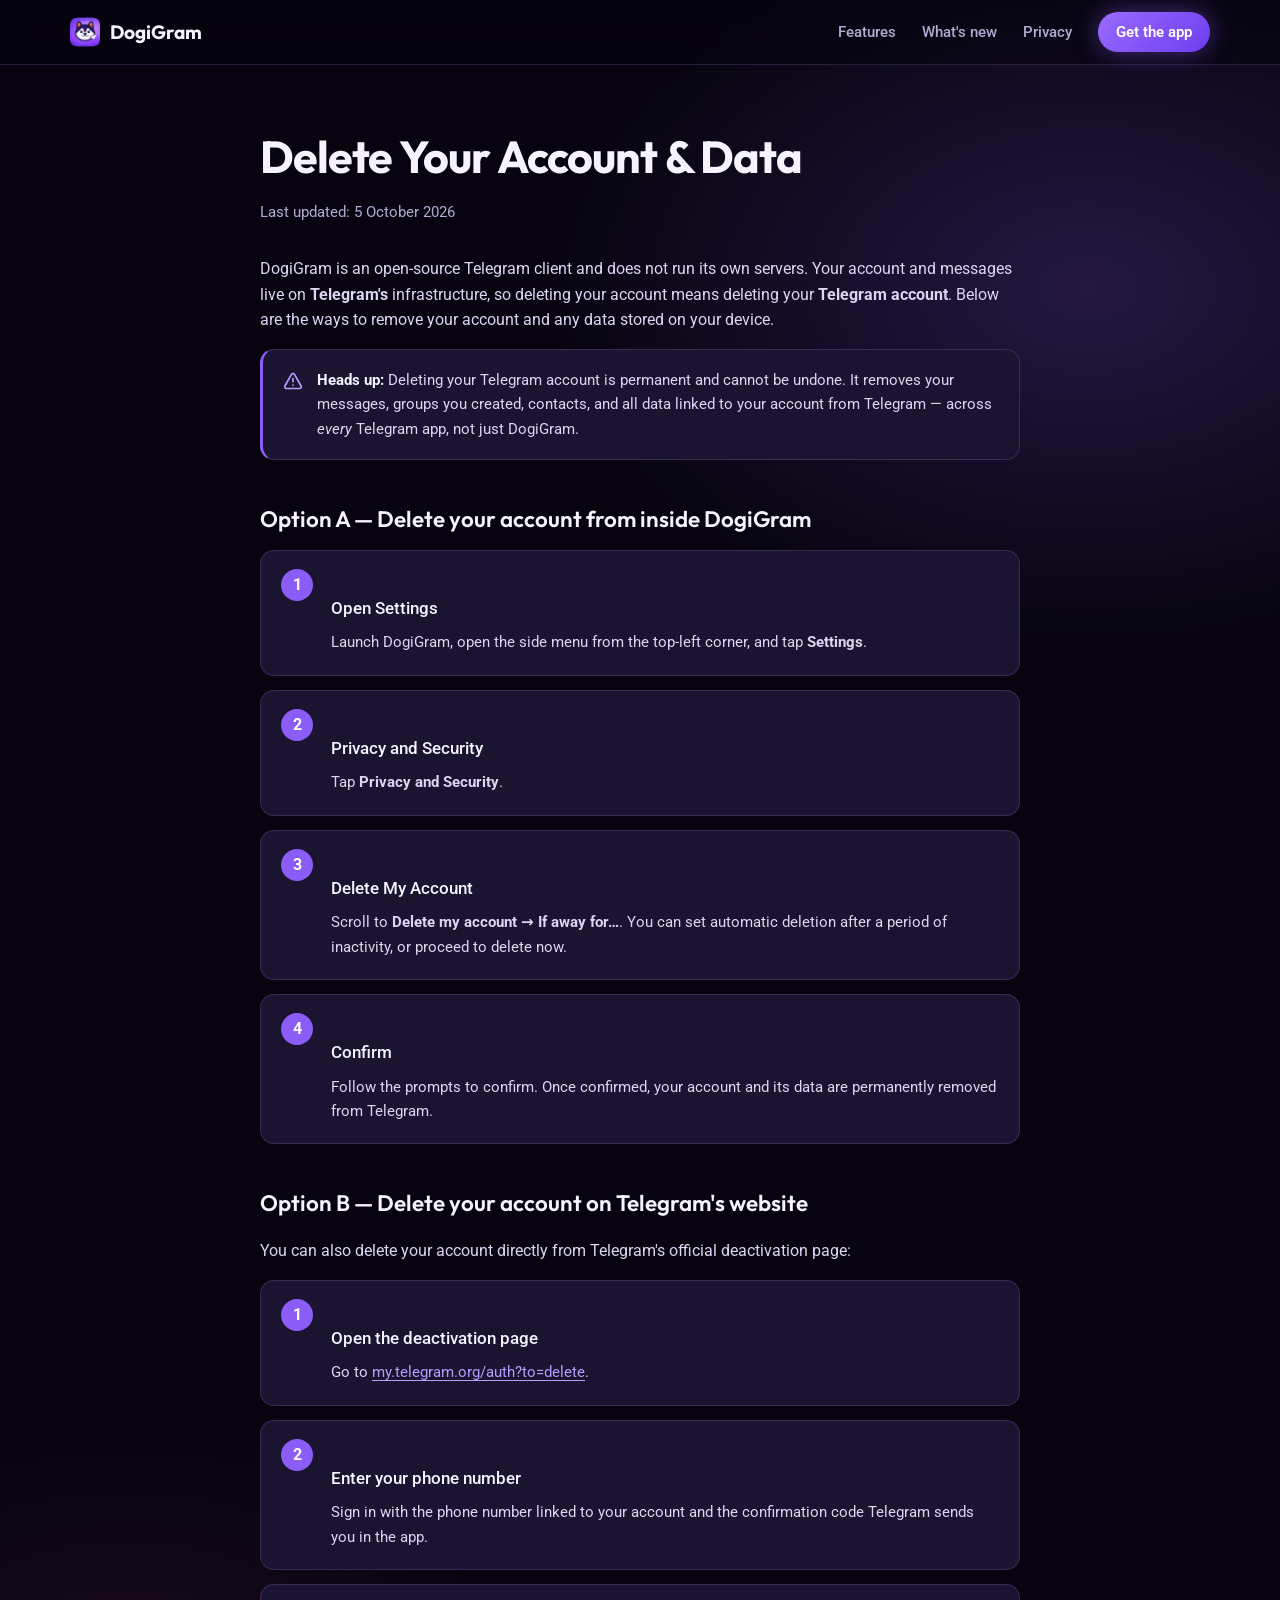
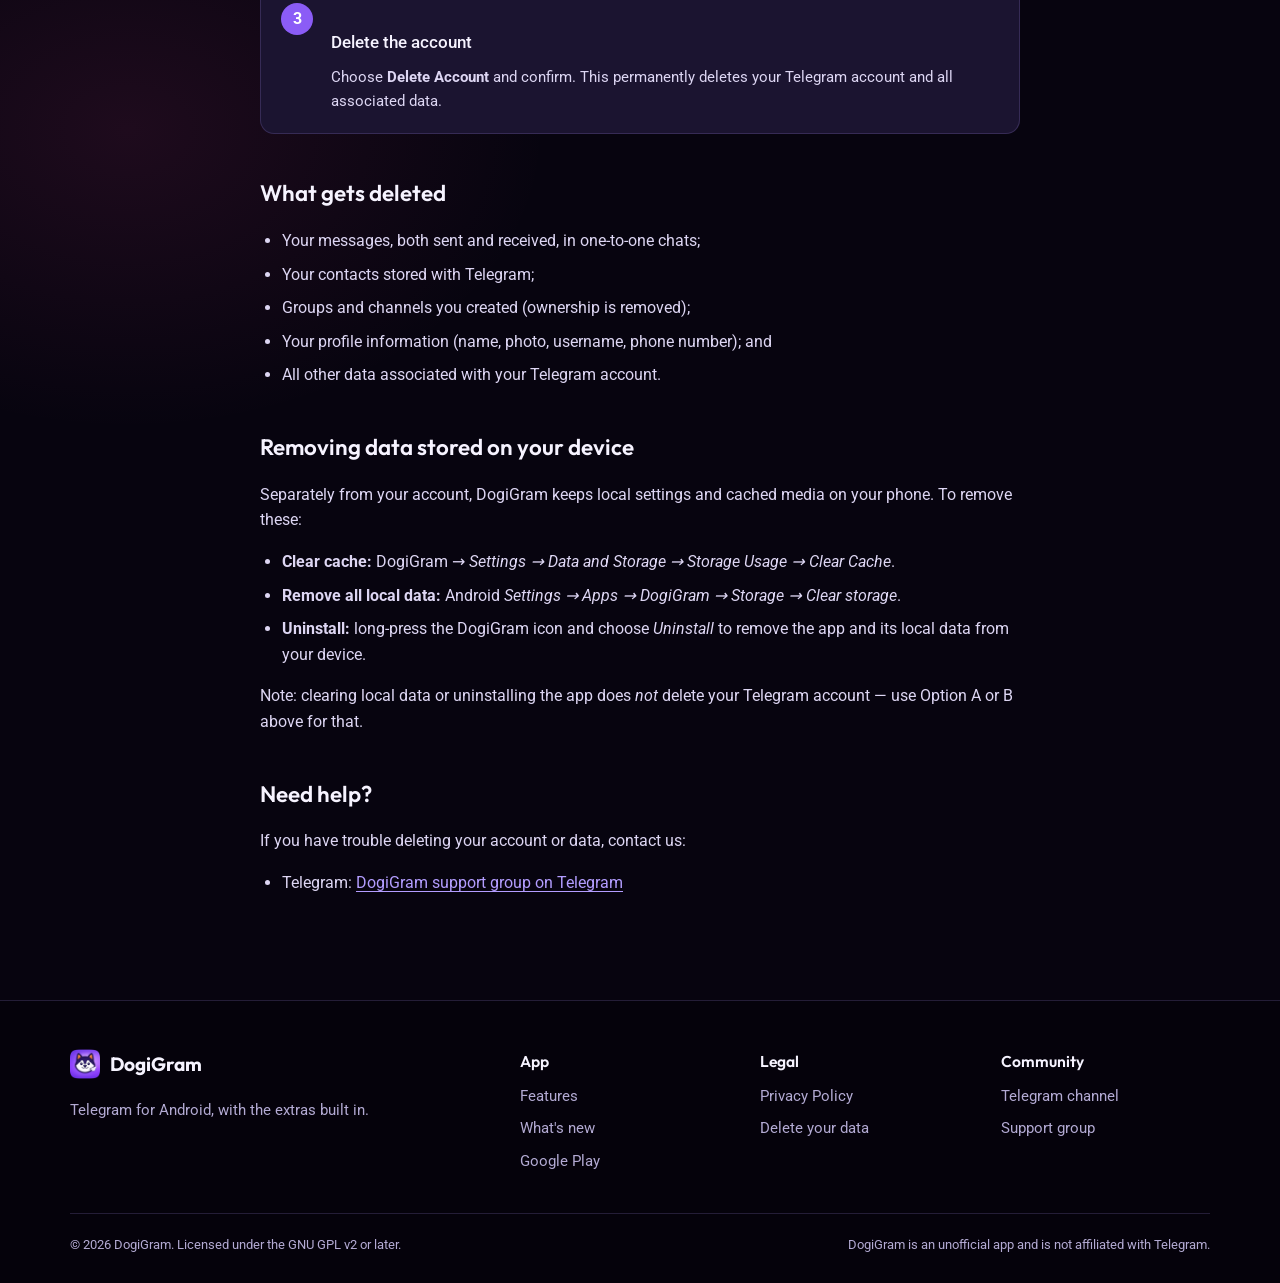
<file: docs/delete-account.html>
<!DOCTYPE html>
<html lang="en">
<head>
  <meta charset="UTF-8" />
  <meta name="viewport" content="width=device-width, initial-scale=1.0" />
  <title>Delete Your Account &amp; Data — DogiGram</title>
  <meta name="description" content="How to delete your DogiGram / Telegram account and remove your data from the app and from Telegram." />
  <link rel="icon" href="assets/icon-64.png" />
  <link rel="preconnect" href="https://fonts.googleapis.com" />
  <link rel="preconnect" href="https://fonts.gstatic.com" crossorigin />
  <link href="https://fonts.googleapis.com/css2?family=Outfit:wght@500;600;700&family=Roboto:wght@400;500;700&family=Roboto+Mono:wght@400&display=swap" rel="stylesheet" />
  <link rel="stylesheet" href="assets/style.css" />
</head>
<body>
  <nav class="nav">
    <div class="container nav-inner">
      <a class="brand" href="index.html">
        <img src="assets/icon-64.png" alt="" width="32" height="32" />
        DogiGram
      </a>
      <div class="nav-links">
        <a href="index.html#features" class="hide-sm">Features</a>
        <a href="index.html#updates" class="hide-sm">What's new</a>
        <a href="privacy.html" class="hide-sm">Privacy</a>
        <a class="nav-cta" href="https://play.google.com/store/apps/details?id=com.dogigram.app" target="_blank" rel="noopener">Get the app</a>
      </div>
    </div>
  </nav>

  <main class="container article">
    <h1>Delete Your Account &amp; Data</h1>
    <p class="updated">Last updated: 5 October 2026</p>

    <p>
      DogiGram is an open-source Telegram client and does not run its own servers. Your account
      and messages live on <strong>Telegram's</strong> infrastructure, so deleting your account
      means deleting your <strong>Telegram account</strong>. Below are the ways to remove your
      account and any data stored on your device.
    </p>

    <div class="callout">
      <svg viewBox="0 0 24 24" fill="none" stroke="currentColor" stroke-width="2" stroke-linecap="round" stroke-linejoin="round" aria-hidden="true"><path d="m21.73 18-8-14a2 2 0 0 0-3.48 0l-8 14A2 2 0 0 0 4 21h16a2 2 0 0 0 1.73-3Z"/><path d="M12 9v4"/><path d="M12 17h.01"/></svg>
      <p>
        <strong>Heads up:</strong> Deleting your Telegram account is permanent and cannot be
        undone. It removes your messages, groups you created, contacts, and all data linked to
        your account from Telegram — across <em>every</em> Telegram app, not just DogiGram.
      </p>
    </div>

    <h2>Option A — Delete your account from inside DogiGram</h2>
    <div class="steps">
      <div class="step">
        <h3>Open Settings</h3>
        <p>Launch DogiGram, open the side menu from the top-left corner, and tap <strong>Settings</strong>.</p>
      </div>
      <div class="step">
        <h3>Privacy and Security</h3>
        <p>Tap <strong>Privacy and Security</strong>.</p>
      </div>
      <div class="step">
        <h3>Delete My Account</h3>
        <p>Scroll to <strong>Delete my account → If away for…</strong>. You can set automatic
          deletion after a period of inactivity, or proceed to delete now.</p>
      </div>
      <div class="step">
        <h3>Confirm</h3>
        <p>Follow the prompts to confirm. Once confirmed, your account and its data are
          permanently removed from Telegram.</p>
      </div>
    </div>

    <h2>Option B — Delete your account on Telegram's website</h2>
    <p>You can also delete your account directly from Telegram's official deactivation page:</p>
    <div class="steps">
      <div class="step">
        <h3>Open the deactivation page</h3>
        <p>Go to <a href="https://my.telegram.org/auth?to=delete" target="_blank" rel="noopener">my.telegram.org/auth?to=delete</a>.</p>
      </div>
      <div class="step">
        <h3>Enter your phone number</h3>
        <p>Sign in with the phone number linked to your account and the confirmation code
          Telegram sends you in the app.</p>
      </div>
      <div class="step">
        <h3>Delete the account</h3>
        <p>Choose <strong>Delete Account</strong> and confirm. This permanently deletes your
          Telegram account and all associated data.</p>
      </div>
    </div>

    <h2>What gets deleted</h2>
    <ul>
      <li>Your messages, both sent and received, in one-to-one chats;</li>
      <li>Your contacts stored with Telegram;</li>
      <li>Groups and channels you created (ownership is removed);</li>
      <li>Your profile information (name, photo, username, phone number); and</li>
      <li>All other data associated with your Telegram account.</li>
    </ul>

    <h2>Removing data stored on your device</h2>
    <p>
      Separately from your account, DogiGram keeps local settings and cached media on your
      phone. To remove these:
    </p>
    <ul>
      <li><strong>Clear cache:</strong> DogiGram → <em>Settings → Data and Storage → Storage Usage → Clear Cache</em>.</li>
      <li><strong>Remove all local data:</strong> Android <em>Settings → Apps → DogiGram → Storage → Clear storage</em>.</li>
      <li><strong>Uninstall:</strong> long-press the DogiGram icon and choose <em>Uninstall</em> to remove the app and its local data from your device.</li>
    </ul>
    <p>Note: clearing local data or uninstalling the app does <em>not</em> delete your Telegram account — use Option A or B above for that.</p>

    <h2>Need help?</h2>
    <p>
      If you have trouble deleting your account or data, contact us:
    </p>
    <ul>
      <li>Telegram: <a href="https://t.me/dogigram_support" target="_blank" rel="noopener">DogiGram support group on Telegram</a></li>
    </ul>
  </main>

  <footer class="footer">
    <div class="container">
      <div class="footer-grid">
        <div class="footer-brand">
          <a class="brand" href="index.html">
            <img src="assets/icon-64.png" alt="" width="32" height="32" />
            DogiGram
          </a>
          <p>Telegram for Android, with the extras built in.</p>
        </div>
        <div class="footer-col">
          <strong>App</strong>
          <a href="index.html#features">Features</a>
          <a href="index.html#updates">What's new</a>
          <a href="https://play.google.com/store/apps/details?id=com.dogigram.app" target="_blank" rel="noopener">Google Play</a>
        </div>
        <div class="footer-col">
          <strong>Legal</strong>
          <a href="privacy.html">Privacy Policy</a>
          <a href="delete-account.html">Delete your data</a>
        </div>
        <div class="footer-col">
          <strong>Community</strong>
          <a href="https://t.me/dogigram_app" target="_blank" rel="noopener">Telegram channel</a>
          <a href="https://t.me/dogigram_support" target="_blank" rel="noopener">Support group</a>
        </div>
      </div>
      <div class="footer-bottom">
        <p>© <span data-year>2026</span> DogiGram. Licensed under the GNU GPL v2 or later.</p>
        <p>DogiGram is an unofficial app and is not affiliated with Telegram.</p>
      </div>
    </div>
  </footer>
  <script>document.querySelectorAll("[data-year]").forEach(function (el) { el.textContent = new Date().getFullYear(); });</script>
</body>
</html>
</file>
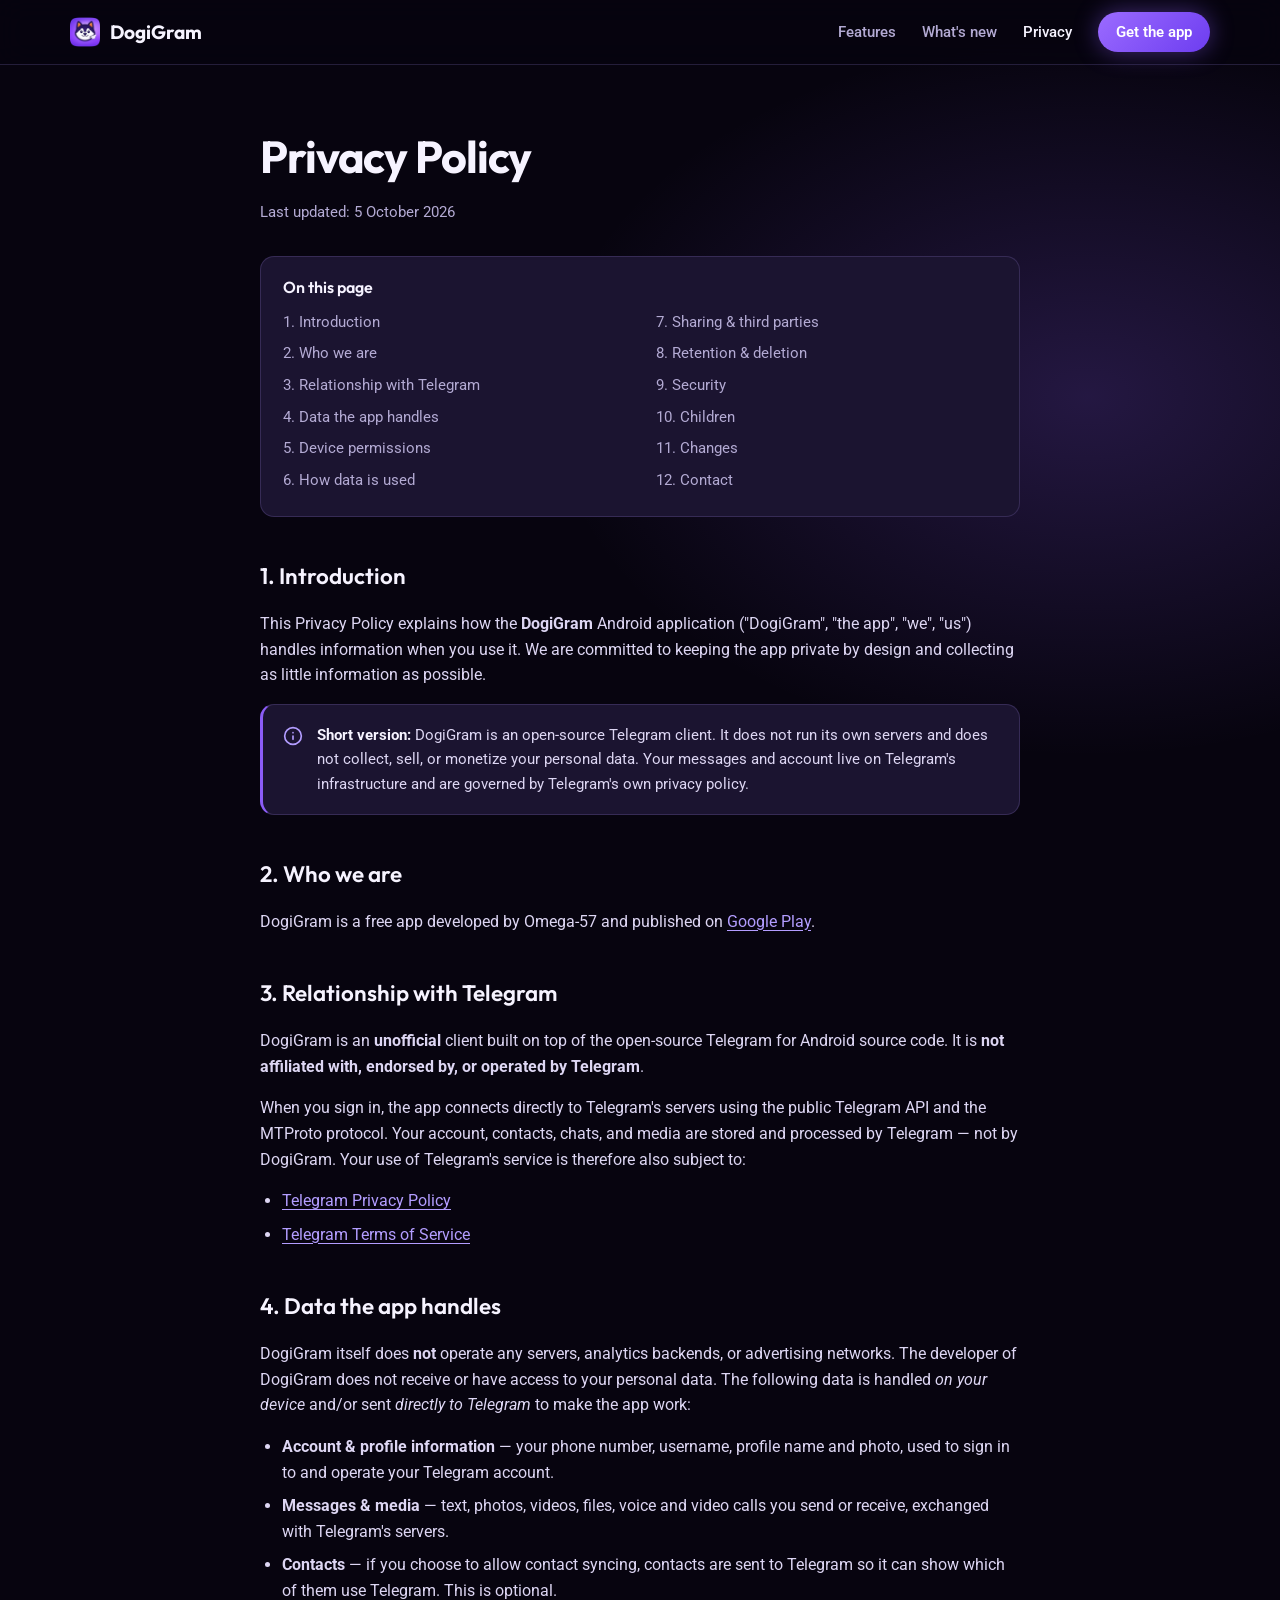
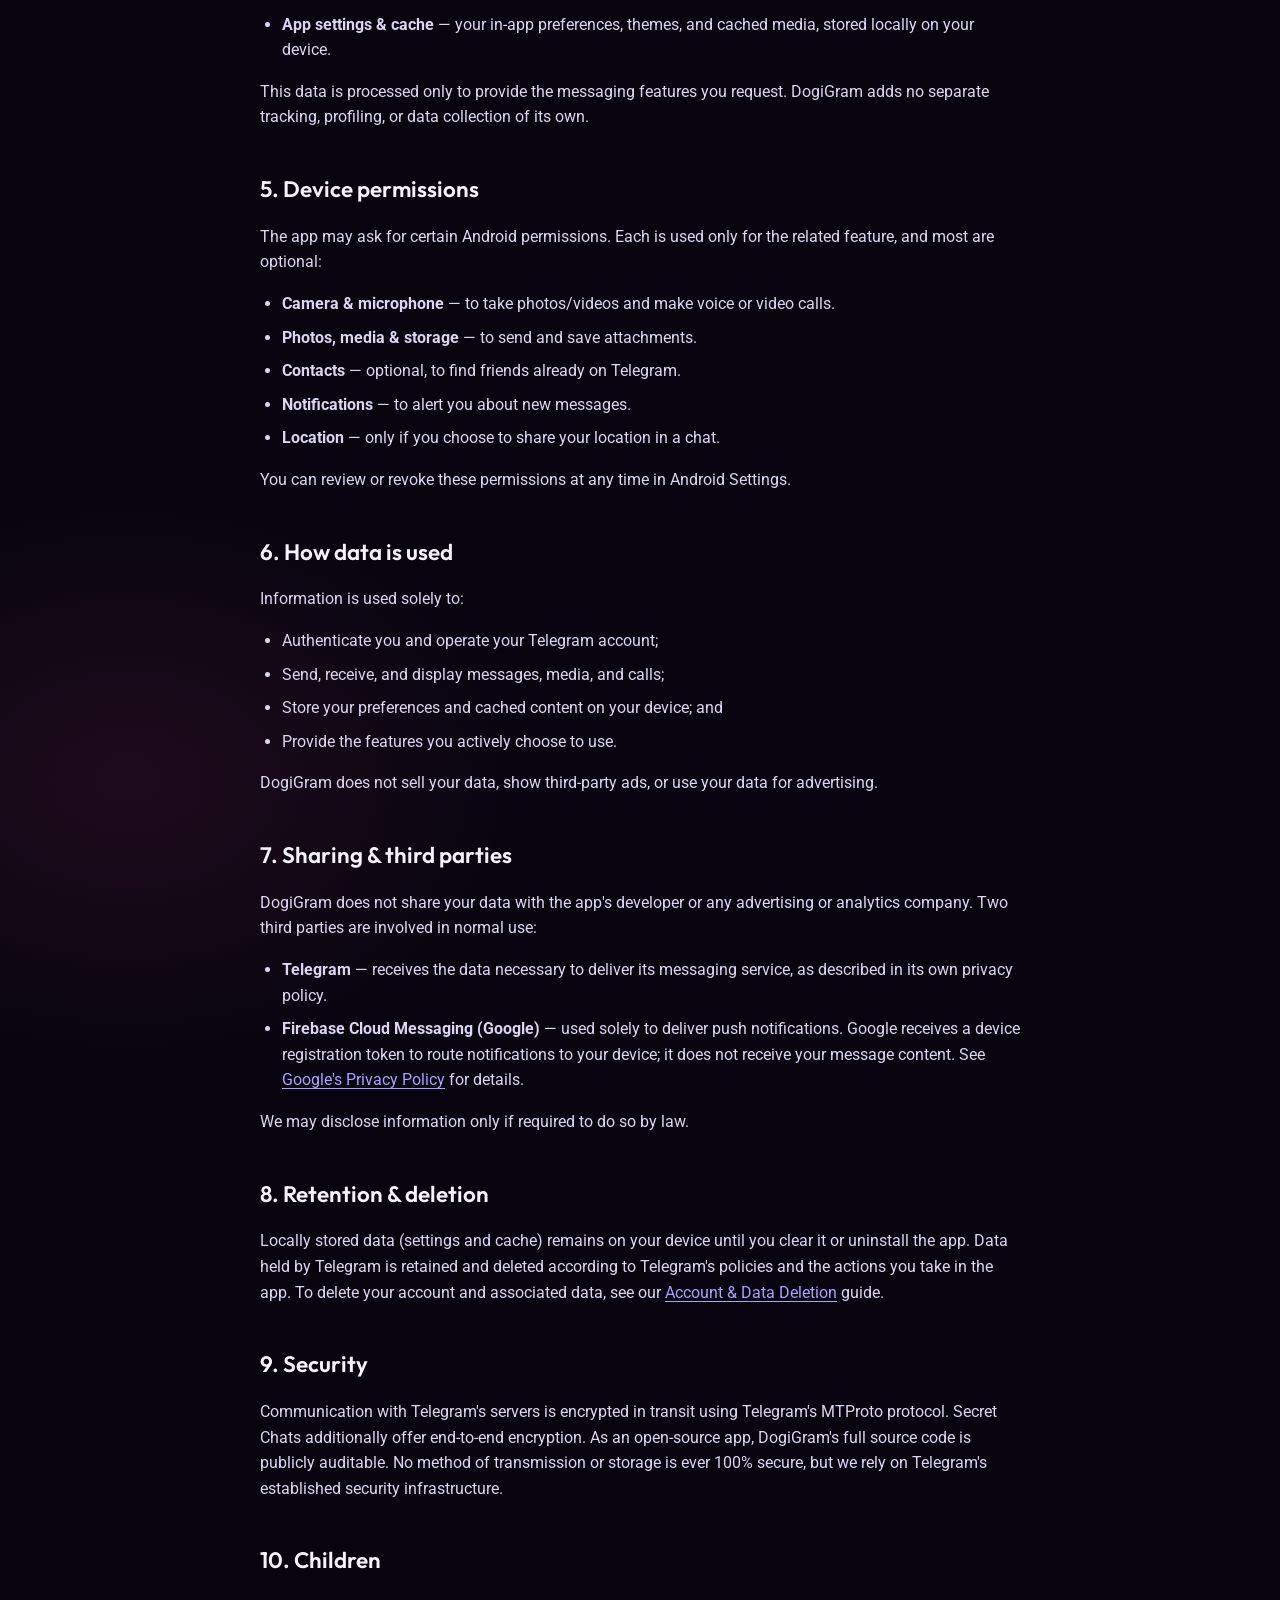
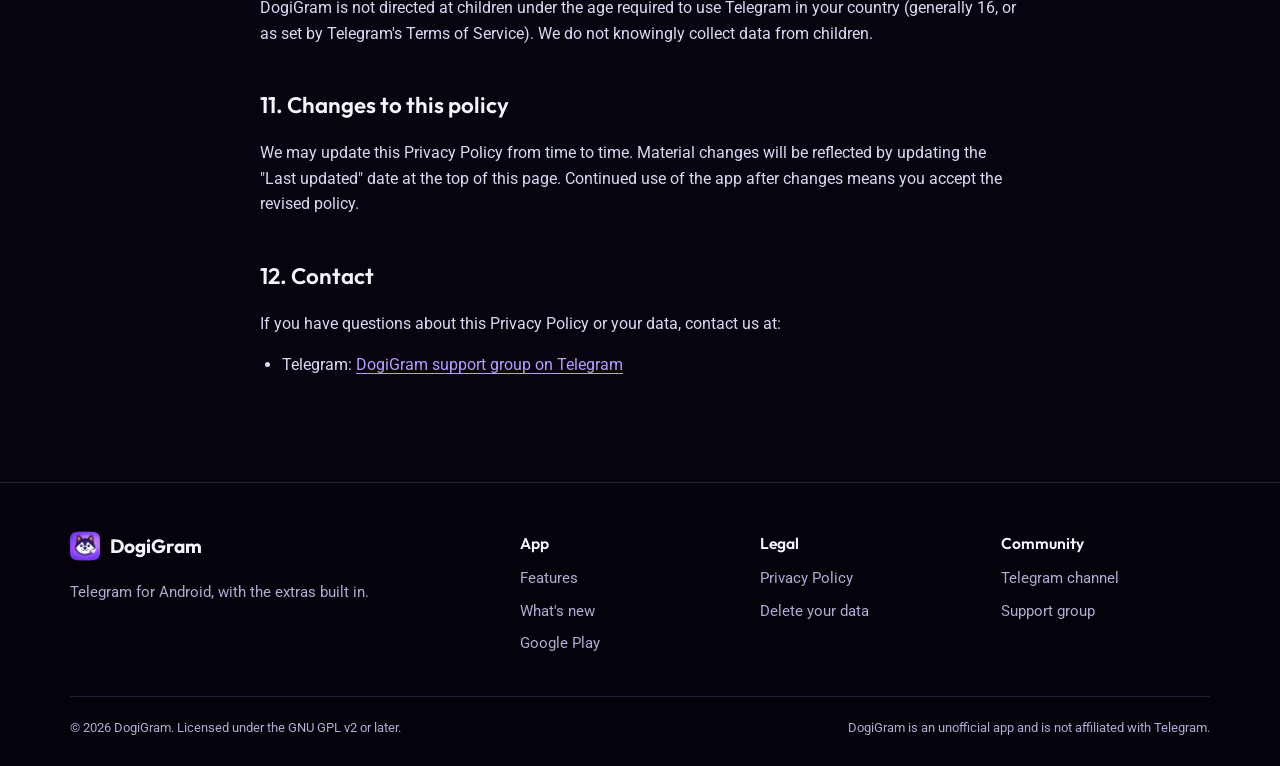
<file: docs/privacy.html>
<!DOCTYPE html>
<html lang="en">
<head>
  <meta charset="UTF-8" />
  <meta name="viewport" content="width=device-width, initial-scale=1.0" />
  <title>Privacy Policy — DogiGram</title>
  <meta name="description" content="DogiGram privacy policy: what data the app accesses, how it is used, and your choices." />
  <link rel="icon" href="assets/icon-64.png" />
  <link rel="preconnect" href="https://fonts.googleapis.com" />
  <link rel="preconnect" href="https://fonts.gstatic.com" crossorigin />
  <link href="https://fonts.googleapis.com/css2?family=Outfit:wght@500;600;700&family=Roboto:wght@400;500;700&family=Roboto+Mono:wght@400&display=swap" rel="stylesheet" />
  <link rel="stylesheet" href="assets/style.css" />
</head>
<body>
  <nav class="nav">
    <div class="container nav-inner">
      <a class="brand" href="index.html">
        <img src="assets/icon-64.png" alt="" width="32" height="32" />
        DogiGram
      </a>
      <div class="nav-links">
        <a href="index.html#features" class="hide-sm">Features</a>
        <a href="index.html#updates" class="hide-sm">What's new</a>
        <a href="privacy.html" class="hide-sm" aria-current="page">Privacy</a>
        <a class="nav-cta" href="https://play.google.com/store/apps/details?id=com.dogigram.app" target="_blank" rel="noopener">Get the app</a>
      </div>
    </div>
  </nav>

  <main class="container article">
    <h1>Privacy Policy</h1>
    <p class="updated">Last updated: 5 October 2026</p>

    <div class="toc">
      <strong>On this page</strong>
      <ul>
        <li><a href="#intro">1. Introduction</a></li>
        <li><a href="#who">2. Who we are</a></li>
        <li><a href="#telegram">3. Relationship with Telegram</a></li>
        <li><a href="#data">4. Data the app handles</a></li>
        <li><a href="#permissions">5. Device permissions</a></li>
        <li><a href="#use">6. How data is used</a></li>
        <li><a href="#sharing">7. Sharing &amp; third parties</a></li>
        <li><a href="#retention">8. Retention &amp; deletion</a></li>
        <li><a href="#security">9. Security</a></li>
        <li><a href="#children">10. Children</a></li>
        <li><a href="#changes">11. Changes</a></li>
        <li><a href="#contact">12. Contact</a></li>
      </ul>
    </div>

    <h2 id="intro">1. Introduction</h2>
    <p>
      This Privacy Policy explains how the <strong>DogiGram</strong> Android application
      ("DogiGram", "the app", "we", "us") handles information when you use it. We are
      committed to keeping the app private by design and collecting as little information
      as possible.
    </p>
    <div class="callout">
      <svg viewBox="0 0 24 24" fill="none" stroke="currentColor" stroke-width="2" stroke-linecap="round" stroke-linejoin="round" aria-hidden="true"><circle cx="12" cy="12" r="10"/><path d="M12 16v-4"/><path d="M12 8h.01"/></svg>
      <p>
        <strong>Short version:</strong> DogiGram is an open-source Telegram client. It does
        not run its own servers and does not collect, sell, or monetize your personal data.
        Your messages and account live on Telegram's infrastructure and are governed by
        Telegram's own privacy policy.
      </p>
    </div>

    <h2 id="who">2. Who we are</h2>
    <p>
      DogiGram is a free app developed by Omega-57 and published on
      <a href="https://play.google.com/store/apps/details?id=com.dogigram.app" target="_blank" rel="noopener">Google Play</a>.
    </p>

    <h2 id="telegram">3. Relationship with Telegram</h2>
    <p>
      DogiGram is an <strong>unofficial</strong> client built on top of the open-source
      Telegram for Android source code. It is <strong>not affiliated with, endorsed by, or operated by Telegram</strong>.
    </p>
    <p>
      When you sign in, the app connects directly to Telegram's servers using the public
      Telegram API and the MTProto protocol. Your account, contacts, chats, and media are
      stored and processed by Telegram — not by DogiGram. Your use of Telegram's service is
      therefore also subject to:
    </p>
    <ul>
      <li><a href="https://telegram.org/privacy" target="_blank" rel="noopener">Telegram Privacy Policy</a></li>
      <li><a href="https://telegram.org/tos" target="_blank" rel="noopener">Telegram Terms of Service</a></li>
    </ul>

    <h2 id="data">4. Data the app handles</h2>
    <p>
      DogiGram itself does <strong>not</strong> operate any servers, analytics backends, or
      advertising networks. The developer of DogiGram does not receive or have access to your
      personal data. The following data is handled <em>on your device</em> and/or sent
      <em>directly to Telegram</em> to make the app work:
    </p>
    <ul>
      <li><strong>Account &amp; profile information</strong> — your phone number, username,
        profile name and photo, used to sign in to and operate your Telegram account.</li>
      <li><strong>Messages &amp; media</strong> — text, photos, videos, files, voice and
        video calls you send or receive, exchanged with Telegram's servers.</li>
      <li><strong>Contacts</strong> — if you choose to allow contact syncing, contacts are
        sent to Telegram so it can show which of them use Telegram. This is optional.</li>
      <li><strong>App settings &amp; cache</strong> — your in-app preferences, themes, and
        cached media, stored locally on your device.</li>
    </ul>
    <p>
      This data is processed only to provide the messaging features you request. DogiGram
      adds no separate tracking, profiling, or data collection of its own.
    </p>

    <h2 id="permissions">5. Device permissions</h2>
    <p>
      The app may ask for certain Android permissions. Each is used only for the related
      feature, and most are optional:
    </p>
    <ul>
      <li><strong>Camera &amp; microphone</strong> — to take photos/videos and make voice or video calls.</li>
      <li><strong>Photos, media &amp; storage</strong> — to send and save attachments.</li>
      <li><strong>Contacts</strong> — optional, to find friends already on Telegram.</li>
      <li><strong>Notifications</strong> — to alert you about new messages.</li>
      <li><strong>Location</strong> — only if you choose to share your location in a chat.</li>
    </ul>
    <p>You can review or revoke these permissions at any time in Android Settings.</p>

    <h2 id="use">6. How data is used</h2>
    <p>Information is used solely to:</p>
    <ul>
      <li>Authenticate you and operate your Telegram account;</li>
      <li>Send, receive, and display messages, media, and calls;</li>
      <li>Store your preferences and cached content on your device; and</li>
      <li>Provide the features you actively choose to use.</li>
    </ul>
    <p>DogiGram does not sell your data, show third-party ads, or use your data for advertising.</p>

    <h2 id="sharing">7. Sharing &amp; third parties</h2>
    <p>
      DogiGram does not share your data with the app's developer or any advertising or
      analytics company. Two third parties are involved in normal use:
    </p>
    <ul>
      <li><strong>Telegram</strong> — receives the data necessary to deliver its messaging
        service, as described in its own privacy policy.</li>
      <li><strong>Firebase Cloud Messaging (Google)</strong> — used solely to deliver push
        notifications. Google receives a device registration token to route notifications to
        your device; it does not receive your message content. See
        <a href="https://policies.google.com/privacy" target="_blank" rel="noopener">Google's Privacy Policy</a>
        for details.</li>
    </ul>
    <p>We may disclose information only if required to do so by law.</p>

    <h2 id="retention">8. Retention &amp; deletion</h2>
    <p>
      Locally stored data (settings and cache) remains on your device until you clear it or
      uninstall the app. Data held by Telegram is retained and deleted according to Telegram's
      policies and the actions you take in the app. To delete your account and associated data,
      see our <a href="delete-account.html">Account &amp; Data Deletion</a> guide.
    </p>

    <h2 id="security">9. Security</h2>
    <p>
      Communication with Telegram's servers is encrypted in transit using Telegram's MTProto
      protocol. Secret Chats additionally offer end-to-end encryption. As an open-source app,
      DogiGram's full source code is publicly auditable. No method of transmission or storage
      is ever 100% secure, but we rely on Telegram's established security infrastructure.
    </p>

    <h2 id="children">10. Children</h2>
    <p>
      DogiGram is not directed at children under the age required to use Telegram in your
      country (generally 16, or as set by Telegram's Terms of Service). We do not knowingly
      collect data from children.
    </p>

    <h2 id="changes">11. Changes to this policy</h2>
    <p>
      We may update this Privacy Policy from time to time. Material changes will be reflected
      by updating the "Last updated" date at the top of this page. Continued use of the app
      after changes means you accept the revised policy.
    </p>

    <h2 id="contact">12. Contact</h2>
    <p>
      If you have questions about this Privacy Policy or your data, contact us at:
    </p>
    <ul>
      <li>Telegram: <a href="https://t.me/dogigram_support" target="_blank" rel="noopener">DogiGram support group on Telegram</a></li>
    </ul>
  </main>

  <footer class="footer">
    <div class="container">
      <div class="footer-grid">
        <div class="footer-brand">
          <a class="brand" href="index.html">
            <img src="assets/icon-64.png" alt="" width="32" height="32" />
            DogiGram
          </a>
          <p>Telegram for Android, with the extras built in.</p>
        </div>
        <div class="footer-col">
          <strong>App</strong>
          <a href="index.html#features">Features</a>
          <a href="index.html#updates">What's new</a>
          <a href="https://play.google.com/store/apps/details?id=com.dogigram.app" target="_blank" rel="noopener">Google Play</a>
        </div>
        <div class="footer-col">
          <strong>Legal</strong>
          <a href="privacy.html">Privacy Policy</a>
          <a href="delete-account.html">Delete your data</a>
        </div>
        <div class="footer-col">
          <strong>Community</strong>
          <a href="https://t.me/dogigram_app" target="_blank" rel="noopener">Telegram channel</a>
          <a href="https://t.me/dogigram_support" target="_blank" rel="noopener">Support group</a>
        </div>
      </div>
      <div class="footer-bottom">
        <p>© <span data-year>2026</span> DogiGram. Licensed under the GNU GPL v2 or later.</p>
        <p>DogiGram is an unofficial app and is not affiliated with Telegram.</p>
      </div>
    </div>
  </footer>
  <script>document.querySelectorAll("[data-year]").forEach(function (el) { el.textContent = new Date().getFullYear(); });</script>
</body>
</html>
</file>
<file: docs/assets/style.css>
:root {
  --space: #07040f;
  --panel: rgba(24, 15, 46, 0.58);
  --panel-solid: #1b1430;
  --panel-2: #241a3d;
  --line: rgba(176, 148, 255, 0.18);
  --line-strong: rgba(176, 148, 255, 0.34);
  --violet: #8b5cf6;
  --violet-ink: #b39dff;
  --ink: #f6f3ff;
  --muted: #b3aad3;
  --display: "Outfit", "Roboto", system-ui, sans-serif;
  --body: "Roboto", system-ui, -apple-system, "Segoe UI", sans-serif;
  --mono: "Roboto Mono", ui-monospace, monospace;
  --maxw: 1180px;
}

* { box-sizing: border-box; }

html { scroll-behavior: smooth; }

body {
  margin: 0;
  font-family: var(--body);
  font-size: 16px;
  line-height: 1.6;
  color: var(--ink);
  background:
    radial-gradient(900px 600px at 85% 10%, rgba(139, 92, 246, 0.22), transparent 60%),
    radial-gradient(700px 500px at 10% 60%, rgba(236, 72, 153, 0.1), transparent 60%),
    var(--space);
  -webkit-font-smoothing: antialiased;
}

#space {
  position: fixed;
  inset: 0;
  width: 100%;
  height: 100%;
  z-index: 0;
  display: block;
  pointer-events: none;
  opacity: 0;
  transition: opacity 1.2s ease;
}
.space-ready #space { opacity: 1; }
.no-webgl #space { display: none; }
.no-webgl body {
  background-image:
    radial-gradient(1px 1px at 20% 30%, #fff, transparent),
    radial-gradient(1px 1px at 70% 80%, #d9ccff, transparent),
    radial-gradient(1.5px 1.5px at 40% 60%, #fff, transparent),
    radial-gradient(1px 1px at 85% 20%, #a9c8ff, transparent),
    radial-gradient(900px 600px at 85% 10%, rgba(139, 92, 246, 0.22), transparent 60%),
    linear-gradient(var(--space), var(--space));
  background-attachment: fixed;
}

.nav, .hero, main, .footer { position: relative; z-index: 1; }

::selection { background: var(--violet); color: #fff; }

a { color: var(--violet-ink); text-decoration: none; }
a:hover { text-decoration: underline; text-underline-offset: 3px; }

:focus-visible { outline: 2px solid var(--violet-ink); outline-offset: 3px; border-radius: 6px; }

img { max-width: 100%; height: auto; }

h1, h2, h3 { font-family: var(--display); color: var(--ink); }

code {
  font-family: var(--mono);
  font-size: 0.86em;
  background: var(--panel-2);
  border: 1px solid var(--line);
  border-radius: 6px;
  padding: 1px 6px;
}

.sprite { display: none; }

.container { width: 100%; max-width: var(--maxw); margin: 0 auto; padding: 0 20px; }
.container.narrow { max-width: 780px; }

section[id] { scroll-margin-top: 80px; }

.glass {
  background: var(--panel);
  border: 1px solid var(--line);
  backdrop-filter: blur(18px) saturate(150%);
  -webkit-backdrop-filter: blur(18px) saturate(150%);
  box-shadow: 0 30px 80px rgba(3, 1, 10, 0.45), inset 0 1px 0 rgba(255, 255, 255, 0.06);
}

.nav {
  position: sticky;
  top: 0;
  z-index: 40;
  background: rgba(7, 4, 15, 0.55);
  backdrop-filter: blur(14px);
  -webkit-backdrop-filter: blur(14px);
  border-bottom: 1px solid var(--line);
}
.nav-inner { display: flex; align-items: center; justify-content: space-between; height: 64px; gap: 16px; }
.brand {
  display: inline-flex;
  align-items: center;
  gap: 10px;
  font-family: var(--display);
  font-weight: 700;
  font-size: 1.2rem;
  color: var(--ink);
}
.brand img { width: 30px; height: 30px; }
.brand:hover { text-decoration: none; }
.nav-links { display: flex; align-items: center; gap: 26px; }
.nav-links a { color: var(--muted); font-weight: 500; font-size: 0.95rem; }
.nav-links a:hover { color: var(--ink); text-decoration: none; }
.nav-links a[aria-current="page"] { color: var(--ink); }
.nav-links a.nav-cta {
  color: #fff;
  background: linear-gradient(135deg, #9b6bff, #6d3df0);
  padding: 8px 18px;
  border-radius: 999px;
  font-weight: 600;
  box-shadow: 0 0 24px rgba(139, 92, 246, 0.45);
}
.nav-links a.nav-cta:hover { filter: brightness(1.1); }
@media (max-width: 720px) { .nav-links a.hide-sm { display: none; } }

.hero {
  min-height: calc(100vh - 64px);
  display: flex;
  flex-direction: column;
  justify-content: center;
  padding: 56px 0 96px;
}
.hero-copy { max-width: 640px; }
.hero h1 {
  font-size: clamp(3rem, 8.2vw, 6.6rem);
  font-weight: 800;
  line-height: 0.95;
  letter-spacing: -0.045em;
  margin: 0 0 26px;
  background: linear-gradient(180deg, #ffffff 0%, #e6dcff 55%, #b79cff 100%);
  -webkit-background-clip: text;
  background-clip: text;
  color: transparent;
  text-shadow: 0 0 60px rgba(139, 92, 246, 0.25);
}
.lead { font-size: 1.15rem; color: var(--muted); max-width: 34em; margin: 0 0 34px; }
.store-row { display: flex; align-items: center; gap: 18px; flex-wrap: wrap; }
.play-badge { display: inline-block; line-height: 0; margin: -12px; transition: transform 0.2s ease, filter 0.2s ease; }
.play-badge img { width: 220px; height: auto; }
.play-badge:hover { text-decoration: none; transform: translateY(-2px); filter: drop-shadow(0 10px 24px rgba(139, 92, 246, 0.5)); }
.store-note { margin: 0; color: var(--muted); font-size: 0.92rem; line-height: 1.55; }
.version-link { color: var(--violet-ink); }

.scroll-cue {
  position: absolute;
  left: 50%;
  bottom: 22px;
  transform: translateX(-50%);
  display: flex;
  flex-direction: column;
  align-items: center;
  gap: 8px;
  font-size: 0.82rem;
  color: var(--muted);
}
.scroll-cue:hover { text-decoration: none; color: var(--ink); }
.scroll-cue i {
  width: 22px;
  height: 36px;
  border-radius: 12px;
  border: 2px solid var(--line-strong);
  position: relative;
}
.scroll-cue i::after {
  content: "";
  position: absolute;
  left: 50%;
  top: 7px;
  width: 4px;
  height: 7px;
  margin-left: -2px;
  border-radius: 2px;
  background: var(--violet-ink);
  animation: cue 1.6s ease-in-out infinite;
}
@keyframes cue { 0% { transform: translateY(0); opacity: 1; } 70% { transform: translateY(12px); opacity: 0; } 100% { opacity: 0; } }

@media (max-width: 860px) {
  .hero { justify-content: flex-end; padding-top: 42vh; padding-bottom: 110px; }
  .hero h1 { font-size: clamp(2.7rem, 12vw, 4rem); }
  .hero .lead, .store-note { text-shadow: 0 1px 12px rgba(7, 4, 15, 0.95), 0 0 2px rgba(7, 4, 15, 0.9); }
}

.demo-section { padding: 10vh 0; }
.demo-wrap { display: grid; grid-template-columns: minmax(0, 1fr) auto; gap: 56px; align-items: center; }
.demo-copy { padding: 32px; border-radius: 28px; max-width: 460px; }
.demo-copy h2 { margin: 0 0 10px; font-size: clamp(2rem, 4vw, 2.8rem); font-weight: 700; letter-spacing: -0.03em; line-height: 1.05; }
.demo-copy p { margin: 0 0 22px; color: var(--muted); }
.demo-copy .scene-tabs { justify-content: flex-start; max-width: none; }
@media (max-width: 860px) {
  .demo-wrap { grid-template-columns: 1fr; justify-items: center; gap: 32px; }
  .demo-copy { max-width: none; width: 100%; }
}

.phone-tilt { perspective: 1400px; animation: float 6s ease-in-out infinite; }
@keyframes float { 0%, 100% { transform: translateY(0); } 50% { transform: translateY(-12px); } }
.phone-tilt .phone {
  transform: rotateY(var(--ry, -12deg)) rotateX(var(--rx, 5deg));
  transition: transform 0.3s ease-out;
  transform-style: preserve-3d;
}

.world {
  min-height: 105vh;
  display: flex;
  align-items: center;
  padding: 12vh 0;
}
.world .container { display: flex; }
.world[data-side="right"] .container { justify-content: flex-end; }
.world-panel {
  width: min(560px, 100%);
  padding: 30px 8px 12px;
  border-radius: 30px;
}
.world-panel h2,
.updates-panel h2,
.faq-panel h2,
.portal-panel h2 {
  margin: 0 22px 6px;
  font-size: clamp(2rem, 4.4vw, 3rem);
  font-weight: 700;
  letter-spacing: -0.03em;
  line-height: 1.02;
}
.world-panel h2 {
  background: linear-gradient(120deg, #fff, var(--c1));
  -webkit-background-clip: text;
  background-clip: text;
  color: transparent;
}
.world-intro { margin: 0 22px 16px; color: var(--muted); font-size: 1.04rem; }
.rows { list-style: none; margin: 0; padding: 0; }
.rows li { display: flex; gap: 16px; padding: 12px 22px; border-radius: 16px; }
.rows li + li { border-top: 1px solid rgba(255, 255, 255, 0.05); }
.row-icon {
  flex-shrink: 0;
  width: 34px;
  height: 34px;
  border-radius: 10px;
  display: grid;
  place-items: center;
  background: linear-gradient(160deg, var(--c1), var(--c2));
  box-shadow: 0 6px 18px color-mix(in srgb, var(--c2) 45%, transparent);
}
.row-icon svg { width: 19px; height: 19px; fill: none; stroke: #fff; stroke-width: 2; stroke-linecap: round; stroke-linejoin: round; }
.rows b { display: block; font-weight: 500; font-size: 1.02rem; line-height: 1.35; }
.rows p { margin: 2px 0 0; font-size: 0.92rem; color: var(--muted); line-height: 1.5; }
@media (max-width: 860px) {
  .world { align-items: flex-end; min-height: 120vh; padding-top: 48vh; }
  .world[data-side="right"] .container { justify-content: flex-start; }
  .world-panel { width: 100%; }
}

.updates { padding: 12vh 0; }
.updates-panel { max-width: 780px; padding: 30px 22px 24px; border-radius: 30px; }
.updates-panel .world-intro { margin-left: 0; margin-right: 0; }
.updates-panel h2 { margin-left: 0; margin-right: 0; }
.release {
  padding: 22px 24px;
  border-radius: 20px;
  background: rgba(10, 6, 22, 0.55);
  border: 1px solid var(--line);
}
.release.latest { border-color: rgba(167, 123, 247, 0.6); box-shadow: 0 0 0 1px rgba(139, 92, 246, 0.2), 0 0 50px rgba(139, 92, 246, 0.2); }
.release header { display: flex; align-items: baseline; justify-content: space-between; gap: 12px; flex-wrap: wrap; margin-bottom: 10px; }
.release h3 { margin: 0; font-size: 1.45rem; font-weight: 600; letter-spacing: -0.01em; }
.release time { color: var(--muted); font-size: 0.95rem; }
.release ul { margin: 0; padding-left: 20px; }
.release li { margin: 6px 0; color: #e2dbfa; }
.earlier { margin-top: 16px; }
.earlier summary { cursor: pointer; color: var(--violet-ink); font-weight: 500; padding: 8px 0; }
.earlier .release { margin-top: 12px; padding: 18px 22px; }
.earlier .release h3 { font-size: 1.12rem; }

.portal-section {
  min-height: 130vh;
  display: flex;
  align-items: flex-end;
  padding: 0 0 12vh;
}
.portal-section .container { display: flex; justify-content: center; }
.portal-panel { text-align: center; padding: 34px 32px 30px; border-radius: 32px; max-width: 560px; width: 100%; }
.portal-panel h2 { margin: 0 0 8px; }
.portal-panel > p { margin: 0 0 22px; color: var(--muted); }
.portal-actions { display: flex; align-items: center; justify-content: center; gap: 28px; flex-wrap: wrap; }
.qr { margin: 0; display: flex; align-items: center; gap: 12px; max-width: 250px; text-align: left; }
.qr img { width: 96px; height: 96px; padding: 7px; background: #fff; border-radius: 14px; flex-shrink: 0; }
.qr figcaption { font-size: 0.84rem; color: var(--muted); line-height: 1.4; }
@media (max-width: 860px) {
  .qr { display: none; }
}

.faq { padding: 6vh 0 4vh; }
.faq-panel { padding: 30px 30px 26px; border-radius: 30px; }
.faq-panel h2 { margin: 0 0 14px; }
.faq details { border-bottom: 1px solid var(--line); }
.faq details:first-of-type { border-top: 1px solid var(--line); }
.faq summary {
  cursor: pointer;
  list-style: none;
  position: relative;
  padding: 18px 40px 18px 0;
  font-weight: 500;
  font-size: 1.05rem;
}
.faq summary::-webkit-details-marker { display: none; }
.faq summary::after {
  content: "";
  position: absolute;
  right: 6px;
  top: 50%;
  width: 9px;
  height: 9px;
  margin-top: -7px;
  border-right: 2px solid var(--muted);
  border-bottom: 2px solid var(--muted);
  transform: rotate(45deg);
  transition: transform 0.2s ease;
}
.faq details[open] summary::after { transform: rotate(-135deg); margin-top: -2px; }
.faq details p { margin: 0 0 18px; color: var(--muted); }
.disclaimer { margin: 24px 0 0; font-size: 0.86rem; color: #8f86b4; }

.footer { border-top: 1px solid var(--line); margin-top: 48px; padding: 48px 0 28px; color: var(--muted); background: rgba(5, 3, 12, 0.82); backdrop-filter: blur(10px); -webkit-backdrop-filter: blur(10px); }
.footer-grid { display: grid; grid-template-columns: 2fr 1fr 1fr 1fr; gap: 32px; }
@media (max-width: 820px) { .footer-grid { grid-template-columns: 1fr 1fr; } }
@media (max-width: 480px) { .footer-grid { grid-template-columns: 1fr; } }
.footer-brand p { margin: 12px 0 0; font-size: 0.92rem; max-width: 300px; }
.footer-col { display: flex; flex-direction: column; align-items: flex-start; gap: 9px; }
.footer-col strong { font-family: var(--display); font-size: 0.98rem; font-weight: 600; color: var(--ink); margin-bottom: 2px; }
.footer-col a { color: var(--muted); font-size: 0.92rem; }
.footer-col a:hover { color: var(--ink); text-decoration: none; }
.footer-bottom { display: flex; flex-wrap: wrap; justify-content: space-between; gap: 8px 32px; margin-top: 40px; padding-top: 20px; border-top: 1px solid var(--line); font-size: 0.82rem; }
.footer-bottom p { margin: 0; }

.callout {
  display: flex;
  gap: 14px;
  align-items: flex-start;
  padding: 18px 20px;
  border-radius: 14px;
  background: var(--panel-solid);
  border: 1px solid var(--line);
  border-left: 3px solid var(--violet);
  color: var(--muted);
  font-size: 0.95rem;
}
.callout > svg { width: 20px; height: 20px; flex-shrink: 0; color: var(--violet-ink); margin-top: 3px; }
.callout strong { color: var(--ink); }
.callout p { margin: 0; }

.btn {
  display: inline-flex;
  align-items: center;
  gap: 9px;
  padding: 11px 22px;
  border-radius: 999px;
  font-weight: 600;
  background: var(--violet);
  color: #fff;
}
.btn:hover { text-decoration: none; filter: brightness(1.1); }

.steps { counter-reset: step; display: grid; gap: 14px; max-width: 760px; }
.step { position: relative; padding: 20px 22px 20px 70px; border-radius: 14px; background: var(--panel-solid); border: 1px solid var(--line); }
.step::before {
  counter-increment: step;
  content: counter(step);
  position: absolute;
  left: 20px;
  top: 18px;
  width: 32px;
  height: 32px;
  display: grid;
  place-items: center;
  border-radius: 50%;
  background: var(--violet);
  color: #fff;
  font-weight: 700;
}
.step h3 { margin: 0 0 4px; font-family: var(--body); font-size: 1.04rem; font-weight: 500; }
.step p { margin: 0; color: var(--muted); font-size: 0.95rem; }

.article { position: relative; z-index: 1; padding: 56px 20px 40px; max-width: 800px; }
.article h1 { font-size: clamp(2rem, 5vw, 2.8rem); font-weight: 700; letter-spacing: -0.025em; margin: 0 0 8px; }
.article .updated { color: var(--muted); font-size: 0.92rem; margin: 0 0 32px; }
.article h2 { font-size: 1.4rem; font-weight: 600; margin: 42px 0 12px; }
.article h3 { font-family: var(--body); font-size: 1.08rem; font-weight: 500; margin: 24px 0 8px; }
.article p, .article li { color: #ddd6f3; }
.article ul { padding-left: 22px; }
.article li { margin-bottom: 8px; }
.article a { text-decoration: underline; text-underline-offset: 3px; }

.toc { padding: 18px 22px; margin-bottom: 36px; border-radius: 14px; background: var(--panel-solid); border: 1px solid var(--line); }
.toc strong { display: block; margin-bottom: 8px; font-family: var(--display); font-weight: 600; color: var(--ink); }
.toc ul { list-style: none; padding: 0; margin: 0; columns: 2; column-gap: 32px; }
.toc li { margin-bottom: 6px; }
.toc a { text-decoration: none; color: var(--muted); font-size: 0.94rem; }
.toc a:hover { color: var(--ink); }
@media (max-width: 560px) { .toc ul { columns: 1; } }

.demo { display: flex; flex-direction: column; align-items: center; gap: 22px; }

.phone {
  width: 300px;
  height: 612px;
  border-radius: 46px;
  padding: 10px;
  background: linear-gradient(160deg, #2c2244, #0d0918 60%);
  box-shadow: 0 0 0 1px #3b2f5e, 0 40px 90px rgba(0, 0, 0, 0.55), 0 0 120px rgba(139, 92, 246, 0.18);
}
.screen {
  position: relative;
  width: 100%;
  height: 100%;
  border-radius: 37px;
  overflow: hidden;
  background: #17102a;
  font-family: var(--body);
}
.statusbar {
  position: relative;
  z-index: 3;
  display: flex;
  justify-content: space-between;
  align-items: center;
  height: 34px;
  padding: 0 22px;
  font-size: 12px;
  font-weight: 500;
  color: #e9e4ff;
}
.status-icons { display: flex; gap: 4px; }
.status-icons i { width: 13px; height: 8px; border-radius: 2px; background: #e9e4ff; opacity: 0.85; }
.status-icons i:first-child { width: 8px; }

.scene {
  position: absolute;
  inset: 34px 0 0;
  display: flex;
  flex-direction: column;
  opacity: 0;
  visibility: hidden;
  transition: opacity 0.35s ease, visibility 0.35s;
}
.scene.is-active { opacity: 1; visibility: visible; }

.appbar {
  display: flex;
  align-items: center;
  gap: 10px;
  height: 54px;
  padding: 0 14px;
  background: #1f1636;
  border-bottom: 1px solid #2b2148;
}
.back { width: 18px; height: 18px; position: relative; flex-shrink: 0; }
.back::before {
  content: "";
  position: absolute;
  left: 4px;
  top: 4px;
  width: 9px;
  height: 9px;
  border-left: 2px solid #d9d2f5;
  border-bottom: 2px solid #d9d2f5;
  transform: rotate(45deg);
}
.avatar {
  width: 34px;
  height: 34px;
  border-radius: 50%;
  display: inline-grid;
  place-items: center;
  flex-shrink: 0;
  font-size: 12px;
  font-weight: 700;
  color: #fff;
  background: linear-gradient(160deg, var(--c1, #a77bf7), var(--c2, #8457ea));
}
.appbar-title { display: flex; flex-direction: column; line-height: 1.25; min-width: 0; }
.appbar-title b { font-size: 14px; font-weight: 500; color: #fff; }
.appbar-title small { font-size: 11.5px; color: #a59bd0; }

.swap { display: inline-grid; }
.swap > span { grid-area: 1 / 1; }
.swap .b { opacity: 0; }

.chat {
  flex: 1;
  display: flex;
  flex-direction: column;
  justify-content: flex-end;
  gap: 8px;
  padding: 14px 12px 10px;
  background:
    radial-gradient(circle at 20% 30%, rgba(139, 92, 246, 0.12), transparent 40%),
    radial-gradient(circle at 80% 70%, rgba(80, 160, 240, 0.08), transparent 45%),
    #140d24;
}
.msg {
  position: relative;
  max-width: 82%;
  padding: 8px 12px;
  border-radius: 16px;
  font-size: 14px;
  line-height: 1.4;
  color: #f3f0ff;
}
.msg.in { align-self: flex-start; background: #2a2042; border-bottom-left-radius: 5px; }
.msg.out { align-self: flex-end; background: #6d45d8; border-bottom-right-radius: 5px; }
.date-chip { align-self: center; margin-bottom: 4px; padding: 3px 10px; border-radius: 999px; background: rgba(255, 255, 255, 0.08); font-size: 11.5px; color: #cfc6ee; }
.msg.tr { display: grid; }
.msg.tr .orig, .msg.tr .trans { grid-area: 1 / 1; }
.msg.tr .trans { opacity: 0; }
.show-orig { font-size: 12px; color: var(--violet-ink); opacity: 0; margin-top: 3px; }
.tap {
  position: absolute;
  left: 50%;
  top: 50%;
  width: 46px;
  height: 46px;
  margin: -23px 0 0 -23px;
  border-radius: 50%;
  border: 2px solid rgba(255, 255, 255, 0.85);
  opacity: 0;
  pointer-events: none;
}
.scene-caption {
  margin: 0;
  padding: 12px 16px 18px;
  font-size: 12.5px;
  text-align: center;
  color: #b6acdc;
  background: #140d24;
}

.video {
  position: relative;
  height: 190px;
  overflow: hidden;
  background: #000;
}
.video-art { position: absolute; inset: 0; background: linear-gradient(180deg, #3a2a7a 0%, #c45a8a 55%, #f0a060 100%); }
.video-art .sun { position: absolute; left: 58%; top: 34%; width: 54px; height: 54px; border-radius: 50%; background: #ffd27a; box-shadow: 0 0 40px #ffb85a; }
.video-art .hill { position: absolute; bottom: -40px; border-radius: 50%; background: #2a1a46; }
.video-art .h1 { left: -40px; width: 260px; height: 120px; }
.video-art .h2 { right: -60px; width: 240px; height: 140px; background: #1d1233; }
.subtitle {
  position: absolute;
  left: 0;
  right: 0;
  bottom: 14px;
  margin: 0;
  text-align: center;
  font-size: 15px;
  font-weight: 500;
  color: #ffffff;
  text-shadow: 0 1px 3px rgba(0, 0, 0, 0.85);
}
.boost {
  position: absolute;
  right: 12px;
  top: 18px;
  bottom: 50px;
  display: flex;
  flex-direction: column;
  align-items: center;
  gap: 6px;
  opacity: 0;
}
.boost-track { position: relative; width: 6px; flex: 1; border-radius: 3px; background: rgba(255, 255, 255, 0.25); overflow: hidden; }
.boost-track i { position: absolute; left: 0; right: 0; bottom: 0; height: 0; background: linear-gradient(0deg, #fff 0 66%, #ff9f43 66%); border-radius: 3px; }
.boost b { font-size: 11px; color: #fff; font-weight: 700; }
.seek { display: flex; align-items: center; gap: 8px; padding: 10px 14px; font-size: 11px; color: #cfc6ee; background: #120b20; }
.seek-bar { flex: 1; height: 3px; border-radius: 2px; background: rgba(255, 255, 255, 0.2); position: relative; }
.seek-bar i { position: absolute; left: 0; top: 0; bottom: 0; width: 18%; background: var(--violet-ink); border-radius: 2px; }

.panel-card { margin: 10px 12px 0; padding: 12px 14px 10px; border-radius: 16px; background: #221a38; }
.panel-head { display: flex; justify-content: space-between; align-items: center; font-size: 13px; color: var(--violet-ink); font-weight: 500; margin-bottom: 8px; }
.panel-head b { color: #fff; font-weight: 700; }
.panel-head .aa { color: #fff; text-shadow: 0 1px 2px #000; }
.strip { position: relative; height: 12px; border-radius: 6px; margin: 6px 4px; background: rgba(255, 255, 255, 0.18); }
.strip .fill { position: absolute; top: 0; bottom: 0; left: 50%; width: 0; background: #9e86ff; border-radius: 6px; }
.strip .tick { position: absolute; left: 50%; top: -4px; bottom: -4px; width: 2px; margin-left: -1px; background: rgba(255, 255, 255, 0.6); }
.strip .knob {
  position: absolute;
  top: 50%;
  left: 50%;
  width: 22px;
  height: 22px;
  margin: -11px 0 0 -11px;
  border-radius: 50%;
  background: #fff;
  border: 3px solid #9e86ff;
}
.strip.rainbow {
  height: 16px;
  border-radius: 8px;
  background: linear-gradient(90deg, #fff, #ff3b30, #ff9500, #ffeb3b, #4cd964, #00e5ff, #2979ff, #d500f9, #ff4081);
}
.strip.rainbow .knob { left: 2%; background: #fff; border-color: #fff; box-shadow: 0 0 0 1px rgba(0, 0, 0, 0.25); }
.strip-scale { display: flex; justify-content: space-between; font-size: 10.5px; color: #8f86b4; }

.code {
  position: relative;
  flex: 1;
  overflow: hidden;
  background: #120b20;
}
.code-scroll { padding: 8px 18px 8px 0; font-family: var(--mono); font-size: 10.5px; line-height: 17px; white-space: nowrap; }
.code-line { display: flex; gap: 10px; }
.code-line .n { width: 38px; text-align: right; color: #5f567f; flex-shrink: 0; }
.code-line .t { color: #8f86b4; }
.code-line .lv { color: #ffb454; }
.code-line .lv.err { color: #ff6b6b; }
.code-line .lv.info { color: #6cc4ff; }
.code-line .m { color: #e3dcff; }
.scroll-track { position: absolute; right: 4px; top: 10px; bottom: 10px; width: 2px; border-radius: 1px; background: rgba(255, 255, 255, 0.12); }
.scroll-thumb { position: absolute; left: -2px; top: 0; width: 6px; height: 48px; border-radius: 3px; background: #9e86ff; }
.scroll-bubble {
  position: absolute;
  right: 22px;
  top: 64%;
  padding: 6px 12px;
  border-radius: 999px;
  background: #9e86ff;
  color: #fff;
  font-size: 11.5px;
  font-weight: 700;
  opacity: 0;
}

.drawer-head { display: flex; flex-direction: column; gap: 4px; padding: 18px 18px 14px; background: linear-gradient(160deg, #3b2a6e, #241a3d); }
.avatar.big { width: 56px; height: 56px; font-size: 18px; margin-bottom: 6px; display: inline-grid; }
.swap-avatar > span { grid-area: 1 / 1; display: grid; place-items: center; width: 56px; height: 56px; border-radius: 50%; }
.swap-avatar .a { background: linear-gradient(160deg, #4aa3f5, #2f7fe6); }
.swap-avatar .b { background: linear-gradient(160deg, #f06ba0, #dd4a82); opacity: 0; }
.drawer-head b { font-family: var(--body); font-size: 15px; font-weight: 500; }
.drawer-head small { font-size: 12px; color: #c4b8f0; }
.accounts { position: relative; list-style: none; margin: 0; padding: 6px 0; flex: 1; }
.accounts li { position: relative; z-index: 1; display: flex; align-items: center; gap: 12px; height: 37px; padding: 0 18px; font-size: 13.5px; color: #ece7ff; }
.accounts li .avatar { width: 26px; height: 26px; font-size: 10px; }
.accounts .highlight { position: absolute; left: 8px; right: 8px; top: 6px; height: 37px; border-radius: 12px; background: rgba(158, 134, 255, 0.2); z-index: 0; }
.toast {
  position: absolute;
  left: 50%;
  bottom: 18px;
  margin: 0;
  transform: translateX(-50%);
  white-space: nowrap;
  padding: 8px 16px;
  border-radius: 12px;
  background: #322653;
  color: #fff;
  font-size: 12.5px;
  opacity: 0;
}

.sticker-grid { display: grid; grid-template-columns: repeat(3, 1fr); gap: 10px; padding: 16px; flex: 1; align-content: start; background: #140d24; }
.sticker-grid span { display: grid; place-items: center; aspect-ratio: 1; font-size: 40px; border-radius: 18px; background: #21183a; }
.export {
  position: relative;
  overflow: hidden;
  margin: 0 16px 22px;
  height: 46px;
  border-radius: 14px;
  display: grid;
  place-items: center;
  background: #2b8a52;
  color: #fff;
  font-size: 14px;
  font-weight: 500;
}
.export-bar { position: absolute; left: 0; top: 0; bottom: 0; width: 0; background: #34c26a; }
.export .swap { position: relative; }

.scene-tabs { display: flex; flex-wrap: wrap; justify-content: center; gap: 8px; max-width: 360px; }
.scene-tabs button {
  font: inherit;
  font-size: 0.88rem;
  font-weight: 500;
  color: var(--muted);
  background: transparent;
  border: 1px solid var(--line);
  border-radius: 999px;
  padding: 7px 14px;
  cursor: pointer;
  transition: color 0.2s ease, background 0.2s ease, border-color 0.2s ease;
}
.scene-tabs button:hover { color: var(--ink); border-color: #4a3d77; }
.scene-tabs button[aria-selected="true"] { color: #fff; background: var(--violet); border-color: var(--violet); }

.play .m1 { animation: pop 0.4s ease both 0.2s; }
.play .m2 { animation: pop 0.4s ease both 0.6s; }
.play .m2 .tap { animation: tap 0.7s ease-out both 1.9s; }
.play .m2 .orig { animation: fade-out 0.35s ease both 2.4s; }
.play .m2 .trans { animation: fade-in 0.35s ease both 2.45s; }
.play .m2 .show-orig { animation: fade-in 0.35s ease both 2.8s; }
.play .m3 { animation: pop 0.4s ease both 4.2s; }

.play .subtitle { animation: subtitle-color 0.6s ease both 4.8s; }
.play .boost { animation: fade-in 0.3s ease both 3.4s; }
.play .boost-track i { animation: boost 1s ease-out both 3.5s; }
.play .seek-bar i { animation: seek 7s linear both; }
.play .from-center .knob { animation: knob-speed 1s cubic-bezier(.3,.7,.3,1) both 1.2s; }
.play .from-center .fill { animation: fill-speed 1s cubic-bezier(.3,.7,.3,1) both 1.2s; }
.play .panel-head .swap .a { animation: fade-out 0.2s ease both 1.7s; }
.play .panel-head .swap .b { animation: fade-in 0.2s ease both 1.7s; }
.play .rainbow .knob { animation: knob-color 0.9s cubic-bezier(.3,.7,.3,1) both 4.4s; }
.play .panel-head .aa { animation: subtitle-color 0.6s ease both 4.8s; }

.play .code-scroll { animation: fling 2.6s cubic-bezier(.12,.75,.25,1) both 0.6s, drag 0.9s ease-in-out forwards 4.2s; }
.play .scroll-thumb { animation: thumb-fling 2.6s cubic-bezier(.12,.75,.25,1) both 0.6s, thumb-drag 0.9s ease-in-out forwards 4.2s; }
.play .scroll-bubble { animation: bubble 2s ease both 4.1s; }
.play .appbar-title .swap .a { animation: fade-out 0.2s ease both 4.6s; }
.play .appbar-title .swap .b { animation: fade-in 0.2s ease both 4.6s; }

.play .accounts .highlight { animation: highlight 0.6s cubic-bezier(.3,.7,.3,1) both 1.6s; }
.play .drawer-head .swap .a, .play .swap-avatar .a { animation: fade-out 0.3s ease both 2.2s; }
.play .drawer-head .swap .b, .play .swap-avatar .b { animation: fade-in 0.3s ease both 2.2s; }
.play .scene-accounts .toast { animation: toast 2.4s ease both 2.6s; }

.play .export-bar { animation: export 2.4s ease-in-out both 1.3s; }
.play .export .swap .a { animation: fade-out 0.25s ease both 3.8s; }
.play .export .swap .b { animation: fade-in 0.25s ease both 3.8s; }

@keyframes pop { from { opacity: 0; transform: translateY(10px) scale(0.96); } to { opacity: 1; transform: none; } }
@keyframes fade-in { from { opacity: 0; } to { opacity: 1; } }
@keyframes fade-out { from { opacity: 1; } to { opacity: 0; } }
@keyframes tap { 0% { opacity: 0; transform: scale(0.4); } 30% { opacity: 1; } 100% { opacity: 0; transform: scale(1.5); } }
@keyframes subtitle-color { to { color: #ffeb3b; } }
@keyframes boost { to { height: 75%; } }
@keyframes seek { from { width: 18%; } to { width: 24%; } }
@keyframes knob-speed { to { left: 65%; } }
@keyframes fill-speed { to { width: 15%; } }
@keyframes knob-color { to { left: 37.5%; background: #ffeb3b; } }
@keyframes fling { from { transform: translateY(0); } to { transform: translateY(-1100px); } }
@keyframes drag { to { transform: translateY(-2300px); } }
@keyframes thumb-fling { from { top: 0; } to { top: 30%; } }
@keyframes thumb-drag { to { top: 62%; } }
@keyframes bubble { 0% { opacity: 0; } 15%, 80% { opacity: 1; } 100% { opacity: 0; } }
@keyframes highlight { to { transform: translateY(111px); } }
@keyframes toast { 0% { opacity: 0; transform: translate(-50%, 8px); } 15%, 85% { opacity: 1; transform: translate(-50%, 0); } 100% { opacity: 0; transform: translate(-50%, 0); } }
@keyframes export { to { width: 100%; } }


.scene-tabs button { background: rgba(10, 6, 22, 0.4); }

@media (max-width: 360px) {
  .demo { zoom: 0.9; }
}

@media (prefers-reduced-motion: reduce) {
  html { scroll-behavior: auto; }
  .scene, .scene * { animation-duration: 1ms !important; animation-delay: 0s !important; transition: none !important; }
  .phone-tilt, .scroll-cue i::after { animation: none; }
  #space { transition: none; }
}
</file>
